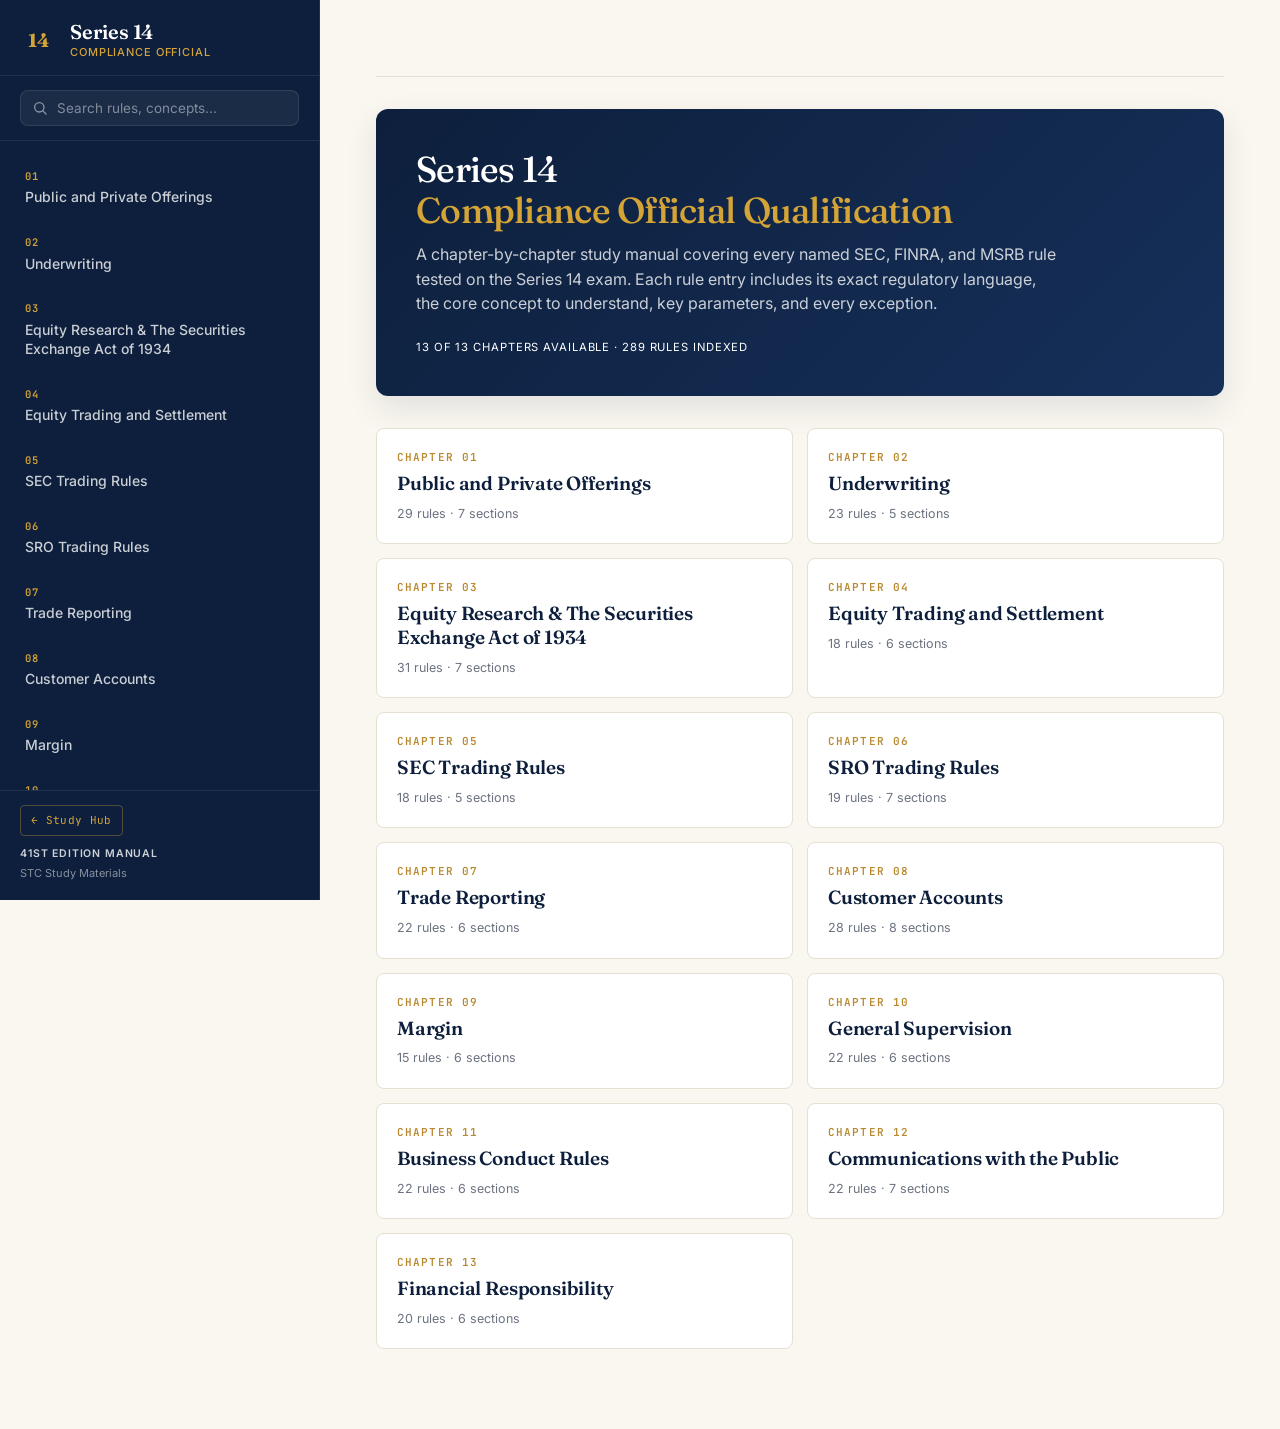
<file: rules/index.html>
<!DOCTYPE html>
<html lang="en">
<head>
<meta charset="UTF-8" />
<meta name="viewport" content="width=device-width, initial-scale=1" />
<title>Series 14 Study Dashboard — Compliance Official Exam</title>
<meta name="description" content="Chapter-by-chapter study manual for the FINRA Series 14 Compliance Official Qualification Examination. Every rule: exact language, core concept, parameters, exceptions." />
<link rel="preconnect" href="https://fonts.googleapis.com">
<link rel="preconnect" href="https://fonts.gstatic.com" crossorigin>
<link href="https://fonts.googleapis.com/css2?family=Inter:wght@400;500;600;700&family=Fraunces:ital,wght@0,400;0,500;0,600;0,700;1,400&family=JetBrains+Mono:wght@400;500&display=swap" rel="stylesheet">
<link rel="stylesheet" href="./styles.css" />
<link rel="icon" href="data:image/svg+xml,%3Csvg xmlns='http://www.w3.org/2000/svg' viewBox='0 0 32 32'%3E%3Crect width='32' height='32' rx='6' fill='%230d1f3c'/%3E%3Ctext x='16' y='22' font-family='Georgia,serif' font-size='18' font-weight='700' fill='%23d4a437' text-anchor='middle'%3E14%3C/text%3E%3C/svg%3E" />
</head>
<body>

<aside class="sidebar" id="sidebar">
  <div class="brand">
    <svg class="logo" viewBox="0 0 40 40" aria-label="Series 14 logo" xmlns="http://www.w3.org/2000/svg">
      <rect width="40" height="40" rx="8" fill="#0d1f3c"/>
      <text x="20" y="27" font-family="Fraunces, Georgia, serif" font-size="20" font-weight="700" fill="#d4a437" text-anchor="middle">14</text>
    </svg>
    <div class="brand-text">
      <div class="brand-title">Series 14</div>
      <div class="brand-sub">Compliance Official</div>
    </div>
  </div>

  <div class="search-wrap">
    <svg class="search-icon" viewBox="0 0 24 24" width="16" height="16" fill="none" stroke="currentColor" stroke-width="2" stroke-linecap="round" stroke-linejoin="round"><circle cx="11" cy="11" r="7"></circle><path d="m21 21-4.3-4.3"></path></svg>
    <input type="search" id="search" placeholder="Search rules, concepts..." autocomplete="off" />
  </div>

  <nav class="chapter-nav" id="chapter-nav">
    <!-- populated by JS -->
  </nav>

  <div class="sidebar-footer">
    <a class="hub-link" href="../" title="Back to the Series 14 study hub">← Study Hub</a>
    <div class="footer-label">41st Edition Manual</div>
    <div class="footer-sub">STC Study Materials</div>
  </div>
</aside>

<button class="mobile-toggle" id="mobile-toggle" aria-label="Toggle sidebar">
  <svg viewBox="0 0 24 24" width="20" height="20" fill="none" stroke="currentColor" stroke-width="2" stroke-linecap="round" stroke-linejoin="round"><line x1="3" y1="12" x2="21" y2="12"></line><line x1="3" y1="6" x2="21" y2="6"></line><line x1="3" y1="18" x2="21" y2="18"></line></svg>
</button>

<main class="main" id="main">
  <div class="chapter-header" id="chapter-header"></div>
  <div class="chapter-content" id="chapter-content"></div>
</main>

<script src="./data/chapter1.js"></script>
<script src="./data/chapter2.js"></script>
<script src="./data/chapter3.js"></script>
<script src="./data/chapter4.js"></script>
<script src="./data/chapter5.js"></script>
<script src="./data/chapter6.js"></script>
<script src="./data/chapter7.js"></script>
<script src="./data/chapter8.js"></script>
<script src="./data/chapter9.js"></script>
<script src="./data/chapter10.js"></script>
<script src="./data/chapter11.js"></script>
<script src="./data/chapter12.js"></script>
<script src="./data/chapter13.js"></script>
<script src="./data/exam-tips.js"></script>
<script src="./app.js"></script>
</body>
</html>
</file>
<file: rules/styles.css>
/* Series 14 Study Dashboard — Professional legal/compliance aesthetic
   Palette: deep navy + cream parchment + warm gold accent
*/

:root {
  --navy: #0d1f3c;
  --navy-2: #16305a;
  --navy-3: #1e3a6d;
  --ink: #1a1d24;
  --ink-2: #3d4352;
  --ink-3: #6b7280;
  --cream: #faf7f0;
  --cream-2: #f4f0e6;
  --paper: #ffffff;
  --border: #e5e0d1;
  --border-2: #d8d2be;
  --gold: #b8892f;
  --gold-2: #d4a437;
  --gold-soft: #f5e9c8;
  --accent-red: #8b2b2b;
  --accent-blue: #1e4789;
  --accent-green: #2e6b48;
  --shadow-sm: 0 1px 2px rgba(13, 31, 60, 0.06);
  --shadow-md: 0 4px 12px rgba(13, 31, 60, 0.08);
  --shadow-lg: 0 12px 32px rgba(13, 31, 60, 0.10);
  --radius-sm: 4px;
  --radius-md: 8px;
  --radius-lg: 12px;
  --sidebar-w: 320px;
}

* { box-sizing: border-box; }

html, body {
  margin: 0;
  padding: 0;
  font-family: 'Inter', system-ui, -apple-system, sans-serif;
  font-size: 15px;
  line-height: 1.55;
  color: var(--ink);
  background: var(--cream);
  -webkit-font-smoothing: antialiased;
  -moz-osx-font-smoothing: grayscale;
}

/* ========== SIDEBAR ========== */
.sidebar {
  position: fixed;
  top: 0; left: 0; bottom: 0;
  width: var(--sidebar-w);
  background: var(--navy);
  color: #e8ecf3;
  display: flex;
  flex-direction: column;
  z-index: 40;
  border-right: 1px solid rgba(255,255,255,0.08);
}

.brand {
  padding: 20px 20px 16px;
  border-bottom: 1px solid rgba(255,255,255,0.08);
  display: flex;
  align-items: center;
  gap: 12px;
}

.logo { width: 38px; height: 38px; flex-shrink: 0; }

.brand-text { line-height: 1.2; }
.brand-title {
  font-family: 'Fraunces', Georgia, serif;
  font-size: 20px;
  font-weight: 600;
  letter-spacing: -0.01em;
  color: #fff;
}
.brand-sub {
  font-size: 11px;
  font-weight: 500;
  text-transform: uppercase;
  letter-spacing: 0.08em;
  color: var(--gold-2);
  margin-top: 2px;
}

.search-wrap {
  padding: 14px 20px;
  position: relative;
  border-bottom: 1px solid rgba(255,255,255,0.08);
}
.search-icon {
  position: absolute;
  left: 32px;
  top: 50%;
  transform: translateY(-50%);
  color: rgba(255,255,255,0.5);
  pointer-events: none;
}
#search {
  width: 100%;
  background: rgba(255,255,255,0.06);
  border: 1px solid rgba(255,255,255,0.1);
  border-radius: var(--radius-md);
  padding: 9px 12px 9px 36px;
  color: #fff;
  font-family: inherit;
  font-size: 13.5px;
  outline: none;
  transition: border-color 0.15s, background 0.15s;
}
#search:focus {
  border-color: var(--gold-2);
  background: rgba(255,255,255,0.09);
}
#search::placeholder { color: rgba(255,255,255,0.45); }

.chapter-nav {
  flex: 1;
  overflow-y: auto;
  padding: 10px 10px 16px;
}
.chapter-nav::-webkit-scrollbar { width: 6px; }
.chapter-nav::-webkit-scrollbar-thumb {
  background: rgba(255,255,255,0.12);
  border-radius: 3px;
}

.nav-chapter {
  display: block;
  padding: 10px 12px;
  border-radius: var(--radius-sm);
  cursor: pointer;
  color: rgba(255,255,255,0.78);
  text-decoration: none;
  margin: 2px 0;
  border-left: 3px solid transparent;
  transition: all 0.15s ease;
}
.nav-chapter:hover {
  background: rgba(255,255,255,0.05);
  color: #fff;
}
.nav-chapter.active {
  background: rgba(212, 164, 55, 0.08);
  border-left-color: var(--gold-2);
  color: #fff;
}
.nav-chapter.disabled {
  opacity: 0.4;
  cursor: not-allowed;
  pointer-events: none;
}
.nav-chapter-num {
  font-family: 'JetBrains Mono', monospace;
  font-size: 10.5px;
  font-weight: 600;
  text-transform: uppercase;
  letter-spacing: 0.08em;
  color: var(--gold-2);
}
.nav-chapter.disabled .nav-chapter-num { color: rgba(255,255,255,0.4); }
.nav-chapter-title {
  display: block;
  font-size: 14px;
  font-weight: 500;
  margin-top: 2px;
  line-height: 1.35;
}
.nav-chapter-soon {
  display: inline-block;
  font-size: 9.5px;
  font-weight: 600;
  background: rgba(255,255,255,0.1);
  color: rgba(255,255,255,0.6);
  padding: 2px 6px;
  border-radius: 3px;
  margin-left: 6px;
  text-transform: uppercase;
  letter-spacing: 0.06em;
  vertical-align: middle;
}

.sidebar-footer {
  padding: 14px 20px 18px;
  border-top: 1px solid rgba(255,255,255,0.08);
  font-size: 11px;
}
.hub-link {
  display: inline-block;
  margin-bottom: 10px;
  padding: 6px 10px;
  font-family: 'JetBrains Mono', ui-monospace, monospace;
  font-size: 11px;
  color: #d4a437;
  text-decoration: none;
  border: 1px solid rgba(212, 164, 55, 0.35);
  border-radius: 4px;
  letter-spacing: 0.03em;
  transition: background 120ms ease, border-color 120ms ease;
}
.hub-link:hover {
  background: rgba(212, 164, 55, 0.12);
  border-color: rgba(212, 164, 55, 0.7);
}
.footer-label {
  font-weight: 600;
  color: rgba(255,255,255,0.8);
  text-transform: uppercase;
  letter-spacing: 0.08em;
  font-size: 10.5px;
}
.footer-sub {
  color: rgba(255,255,255,0.5);
  margin-top: 3px;
}

/* ========== MOBILE TOGGLE ========== */
.mobile-toggle {
  display: none;
  position: fixed;
  top: 14px;
  left: 14px;
  z-index: 50;
  width: 40px;
  height: 40px;
  border-radius: var(--radius-md);
  background: var(--navy);
  color: #fff;
  border: 0;
  cursor: pointer;
  align-items: center;
  justify-content: center;
  box-shadow: var(--shadow-md);
}

/* ========== MAIN ========== */
.main {
  margin-left: var(--sidebar-w);
  min-height: 100vh;
  padding: 48px 56px 80px;
  max-width: 1000px;
}

.chapter-header {
  padding-bottom: 28px;
  border-bottom: 1px solid var(--border);
  margin-bottom: 32px;
}
.ch-eyebrow {
  display: inline-flex;
  align-items: center;
  gap: 8px;
  font-family: 'JetBrains Mono', monospace;
  font-size: 11px;
  font-weight: 600;
  text-transform: uppercase;
  letter-spacing: 0.1em;
  color: var(--gold);
  padding: 4px 10px;
  background: var(--gold-soft);
  border-radius: 3px;
  border: 1px solid rgba(184, 137, 47, 0.25);
}
.ch-title {
  font-family: 'Fraunces', Georgia, serif;
  font-size: 42px;
  font-weight: 500;
  line-height: 1.1;
  letter-spacing: -0.02em;
  color: var(--navy);
  margin: 14px 0 8px;
}
.ch-subtitle {
  font-size: 17px;
  color: var(--ink-2);
  font-weight: 400;
  max-width: 720px;
}
.ch-stats {
  display: flex;
  gap: 28px;
  margin-top: 22px;
  flex-wrap: wrap;
}
.ch-stat-num {
  font-family: 'Fraunces', Georgia, serif;
  font-size: 28px;
  font-weight: 600;
  color: var(--navy);
  line-height: 1;
}
.ch-stat-label {
  font-size: 11.5px;
  color: var(--ink-3);
  text-transform: uppercase;
  letter-spacing: 0.08em;
  margin-top: 4px;
  font-weight: 500;
}

/* ========== SECTIONS ========== */
.section {
  margin-bottom: 44px;
}
.section-title {
  font-family: 'Fraunces', Georgia, serif;
  font-size: 22px;
  font-weight: 600;
  color: var(--navy);
  letter-spacing: -0.01em;
  padding-bottom: 10px;
  margin: 0 0 20px;
  border-bottom: 2px solid var(--gold-2);
  display: inline-block;
}

/* ========== RULE CARD ========== */
.rule-card {
  background: var(--paper);
  border: 1px solid var(--border);
  border-radius: var(--radius-lg);
  margin-bottom: 16px;
  overflow: hidden;
  box-shadow: var(--shadow-sm);
  transition: box-shadow 0.2s;
}
.rule-card:hover { box-shadow: var(--shadow-md); }
.rule-card.hidden { display: none; }

.rule-header {
  width: 100%;
  padding: 18px 24px;
  cursor: pointer;
  display: flex;
  align-items: flex-start;
  gap: 14px;
  user-select: none;
  background: var(--paper);
  transition: background 0.15s;
  border: 0;
  text-align: left;
  font: inherit;
  color: inherit;
}
.rule-header:hover { background: var(--cream); }
.rule-card.open .rule-header { background: var(--cream); border-bottom: 1px solid var(--border); }

.rule-title-group { flex: 1; min-width: 0; }

.rule-cat {
  display: inline-block;
  font-family: 'JetBrains Mono', monospace;
  font-size: 10px;
  font-weight: 600;
  text-transform: uppercase;
  letter-spacing: 0.09em;
  padding: 3px 8px;
  border-radius: 3px;
  background: var(--navy);
  color: var(--gold-2);
  margin-bottom: 6px;
}
.rule-cat.finra { background: #1e4789; color: #cde0ff; }
.rule-cat.sec { background: #2e4a6b; color: #d4e3f5; }
.rule-cat.msrb { background: #5b3a7a; color: #e6d4f5; }
.rule-cat.nyse { background: #2e6b48; color: #d4f5e2; }
.rule-cat.nasdaq { background: #7a3e1f; color: #f5dcc8; }

.rule-name {
  font-family: 'Fraunces', Georgia, serif;
  font-size: 19px;
  font-weight: 600;
  color: var(--navy);
  line-height: 1.25;
  letter-spacing: -0.005em;
  margin: 0;
}

.chevron {
  color: var(--ink-3);
  flex-shrink: 0;
  margin-top: 4px;
  transition: transform 0.2s ease;
}
.rule-card.open .chevron { transform: rotate(180deg); }

.rule-body {
  display: none;
  padding: 18px 20px 22px;
  background: linear-gradient(to bottom, #f3ede0 0%, var(--cream) 60px);
  border-top: 0;
}
.rule-card.open .rule-body { display: block; }

/* Each section is a distinct panel with a labeled header strip */
.rule-section {
  background: var(--paper);
  border: 1px solid var(--border);
  border-radius: var(--radius-sm);
  overflow: hidden;
  margin-bottom: 14px;
  box-shadow: 0 1px 2px rgba(13, 31, 60, 0.04);
}
.rule-section:last-child { margin-bottom: 0; }

.rule-section-label {
  display: flex;
  align-items: center;
  gap: 10px;
  font-family: 'JetBrains Mono', monospace;
  font-size: 10.5px;
  font-weight: 700;
  text-transform: uppercase;
  letter-spacing: 0.14em;
  color: var(--navy);
  padding: 10px 16px;
  background: #ece4d3;
  border-bottom: 1px solid var(--border);
  margin: 0;
}
.rule-section-label::before {
  content: "";
  display: block;
  width: 4px;
  height: 14px;
  border-radius: 2px;
  background: var(--gold);
  flex-shrink: 0;
}

/* Per-section accent colors on the header strip */
.rule-section.language .rule-section-label::before { background: var(--navy); }
.rule-section.concept .rule-section-label::before { background: var(--gold); }
.rule-section.parameters .rule-section-label::before { background: #1e4789; }
.rule-section.exceptions .rule-section-label::before { background: var(--accent-red); }
.rule-section.exam-tip .rule-section-label::before { background: #2e6b48; }
.rule-section.exam-tip .rule-section-label { background: #e8f1ea; color: #1f5236; }
.rule-section.exceptions .rule-section-label { background: #f4e4e4; color: #7a2d2d; }

.rule-section-body { padding: 16px 18px; }

.rule-language {
  margin: 0;
  padding: 0 0 0 14px;
  border-left: 3px solid var(--navy);
  font-family: 'Fraunces', Georgia, serif;
  font-size: 15.5px;
  line-height: 1.65;
  color: var(--ink);
  font-style: italic;
}
.rule-language::before { content: "\201C"; }
.rule-language::after { content: "\201D"; }

.rule-concept {
  margin: 0;
  font-size: 14.5px;
  line-height: 1.6;
  color: var(--ink);
}

.rule-tip {
  margin: 0;
  font-size: 14.5px;
  line-height: 1.6;
  color: #1f5236;
  position: relative;
  padding-left: 28px;
}
.rule-tip::before {
  content: "\2605";
  position: absolute;
  left: 0;
  top: -1px;
  color: #2e6b48;
  font-size: 16px;
}

.rule-list {
  margin: 0;
  padding: 0;
  list-style: none;
}
.rule-list li {
  padding: 8px 0 8px 24px;
  border-bottom: 1px dashed var(--border);
  font-size: 14px;
  line-height: 1.55;
  position: relative;
  color: var(--ink);
}
.rule-list li:last-child { border-bottom: 0; padding-bottom: 0; }
.rule-list li:first-child { padding-top: 0; }
.rule-list li:first-child::before { top: 7px; }
.rule-list li::before {
  content: "";
  position: absolute;
  left: 4px;
  top: 15px;
  width: 6px;
  height: 6px;
  border-radius: 50%;
  background: #1e4789;
}
.rule-list.exceptions li::before { background: var(--accent-red); }
.rule-list.exceptions li { border-bottom-color: #f0dede; }

.rule-list.empty {
  padding: 0;
  color: var(--ink-3);
  font-size: 13.5px;
  font-style: italic;
  list-style: none;
}
.rule-list.empty li { padding: 0; border: 0; }
.rule-list.empty li::before { display: none; }

/* ========== EMPTY SEARCH ========== */
.no-results {
  padding: 40px 24px;
  text-align: center;
  color: var(--ink-3);
  font-size: 15px;
  background: var(--paper);
  border: 1px dashed var(--border-2);
  border-radius: var(--radius-lg);
}

/* ========== HOME / WELCOME ========== */
.welcome {
  padding: 40px;
  background: linear-gradient(135deg, var(--navy) 0%, var(--navy-2) 100%);
  color: #fff;
  border-radius: var(--radius-lg);
  margin-bottom: 32px;
  box-shadow: var(--shadow-lg);
}
.welcome h1 {
  font-family: 'Fraunces', Georgia, serif;
  font-size: 36px;
  font-weight: 500;
  line-height: 1.15;
  letter-spacing: -0.02em;
  margin: 0 0 10px;
}
.welcome p {
  color: rgba(255,255,255,0.78);
  font-size: 16px;
  max-width: 640px;
  margin: 0;
}
.welcome-accent {
  color: var(--gold-2);
  font-weight: 500;
}

.chapter-grid {
  display: grid;
  grid-template-columns: repeat(auto-fill, minmax(300px, 1fr));
  gap: 14px;
}
.ch-card {
  background: var(--paper);
  border: 1px solid var(--border);
  border-radius: var(--radius-md);
  padding: 20px;
  cursor: pointer;
  transition: all 0.15s ease;
  text-decoration: none;
  color: inherit;
  display: block;
}
.ch-card:hover {
  border-color: var(--gold-2);
  box-shadow: var(--shadow-md);
  transform: translateY(-1px);
}
.ch-card.disabled { opacity: 0.55; cursor: not-allowed; }
.ch-card.disabled:hover { transform: none; border-color: var(--border); box-shadow: var(--shadow-sm); }
.ch-card-num {
  font-family: 'JetBrains Mono', monospace;
  font-size: 11px;
  font-weight: 600;
  text-transform: uppercase;
  letter-spacing: 0.1em;
  color: var(--gold);
}
.ch-card-title {
  font-family: 'Fraunces', Georgia, serif;
  font-size: 19px;
  font-weight: 600;
  color: var(--navy);
  margin: 6px 0 8px;
  line-height: 1.25;
  letter-spacing: -0.01em;
}
.ch-card-meta {
  font-size: 12.5px;
  color: var(--ink-3);
}

/* ========== RESPONSIVE ========== */
@media (max-width: 960px) {
  .main { padding: 40px 40px 80px; }
}

@media (max-width: 780px) {
  .sidebar {
    transform: translateX(-100%);
    transition: transform 0.25s ease;
  }
  .sidebar.open { transform: translateX(0); box-shadow: var(--shadow-lg); }
  .main { margin-left: 0; padding: 72px 22px 72px; }
  .mobile-toggle { display: inline-flex; }
  .ch-title { font-size: 32px; }
  .welcome { padding: 28px 24px; }
  .welcome h1 { font-size: 28px; }
  .rule-header { padding: 14px 18px; }
  .rule-body { padding: 14px 14px 18px; }
  .rule-section-body { padding: 14px; }
  .rule-language, .rule-concept, .rule-tip { font-size: 14px; }
}

@media (max-width: 480px) {
  .ch-title { font-size: 28px; }
  .rule-name { font-size: 17px; }
}
</file>
